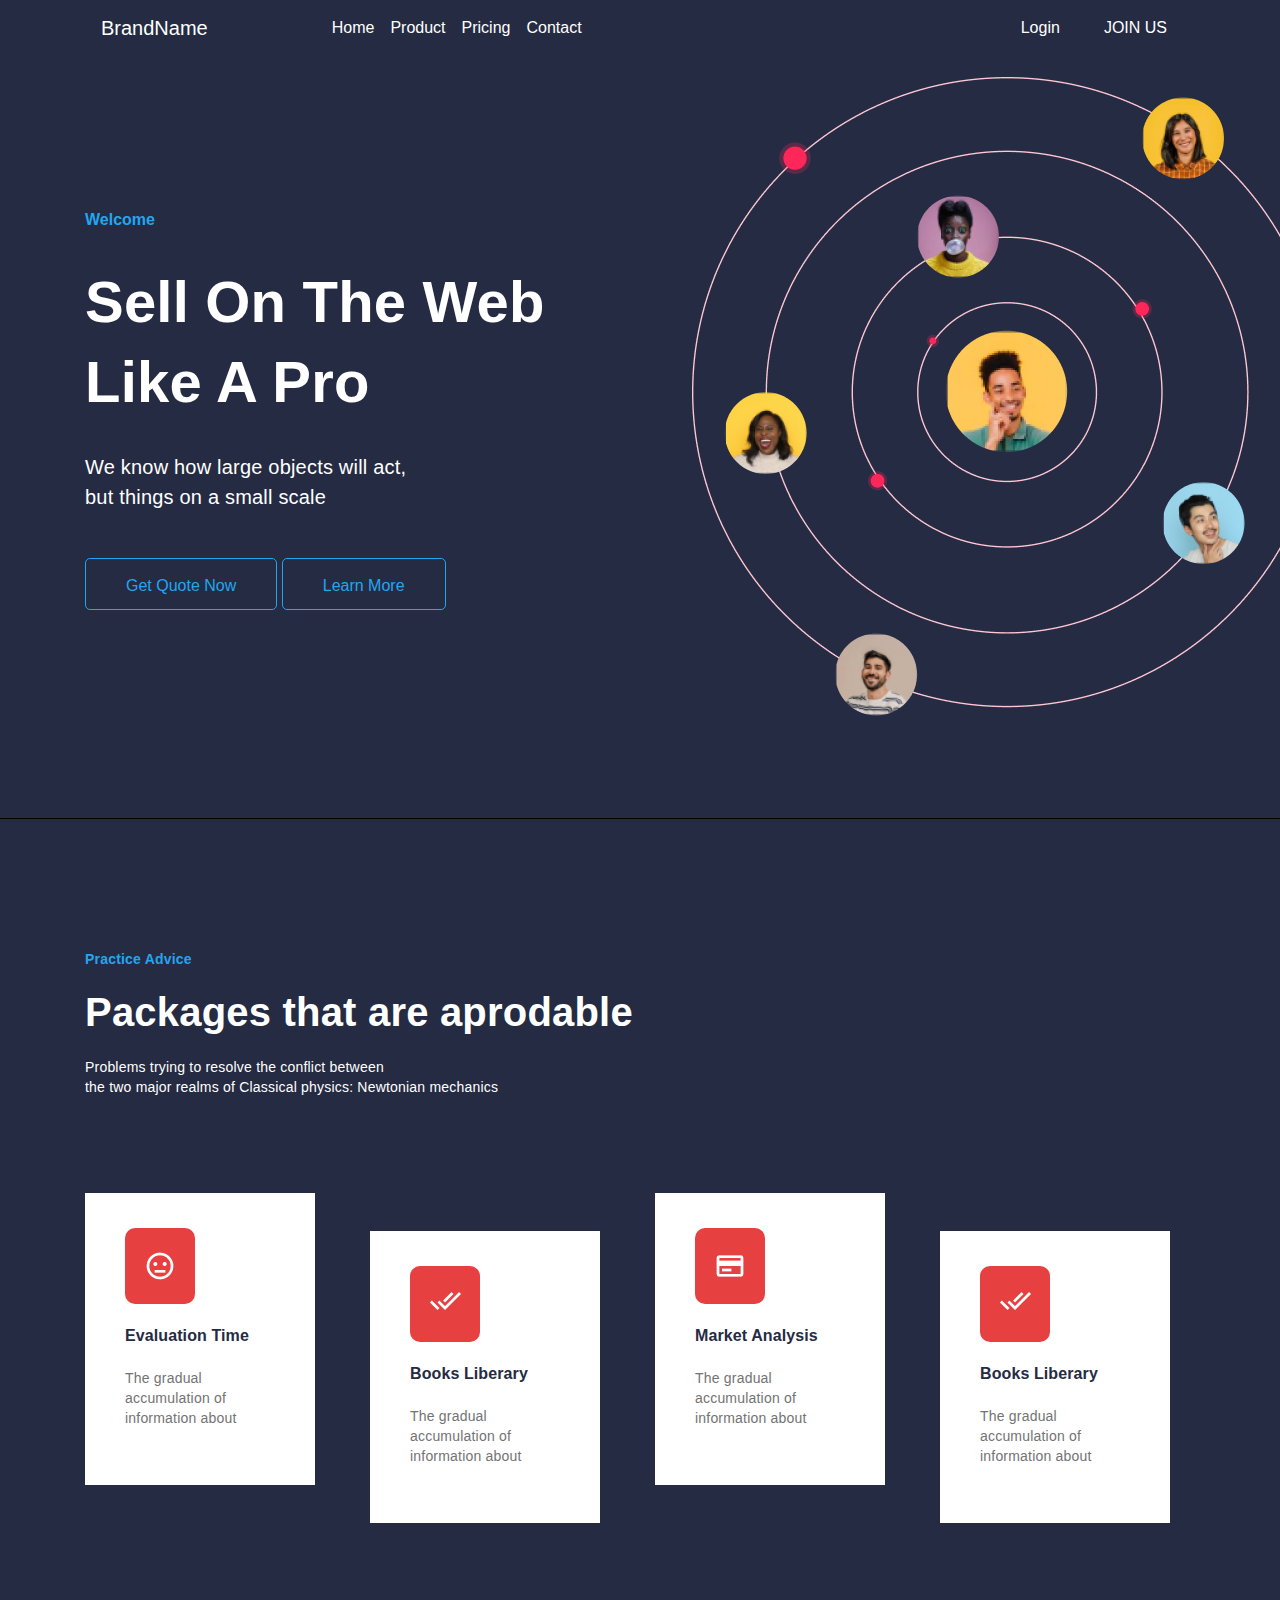
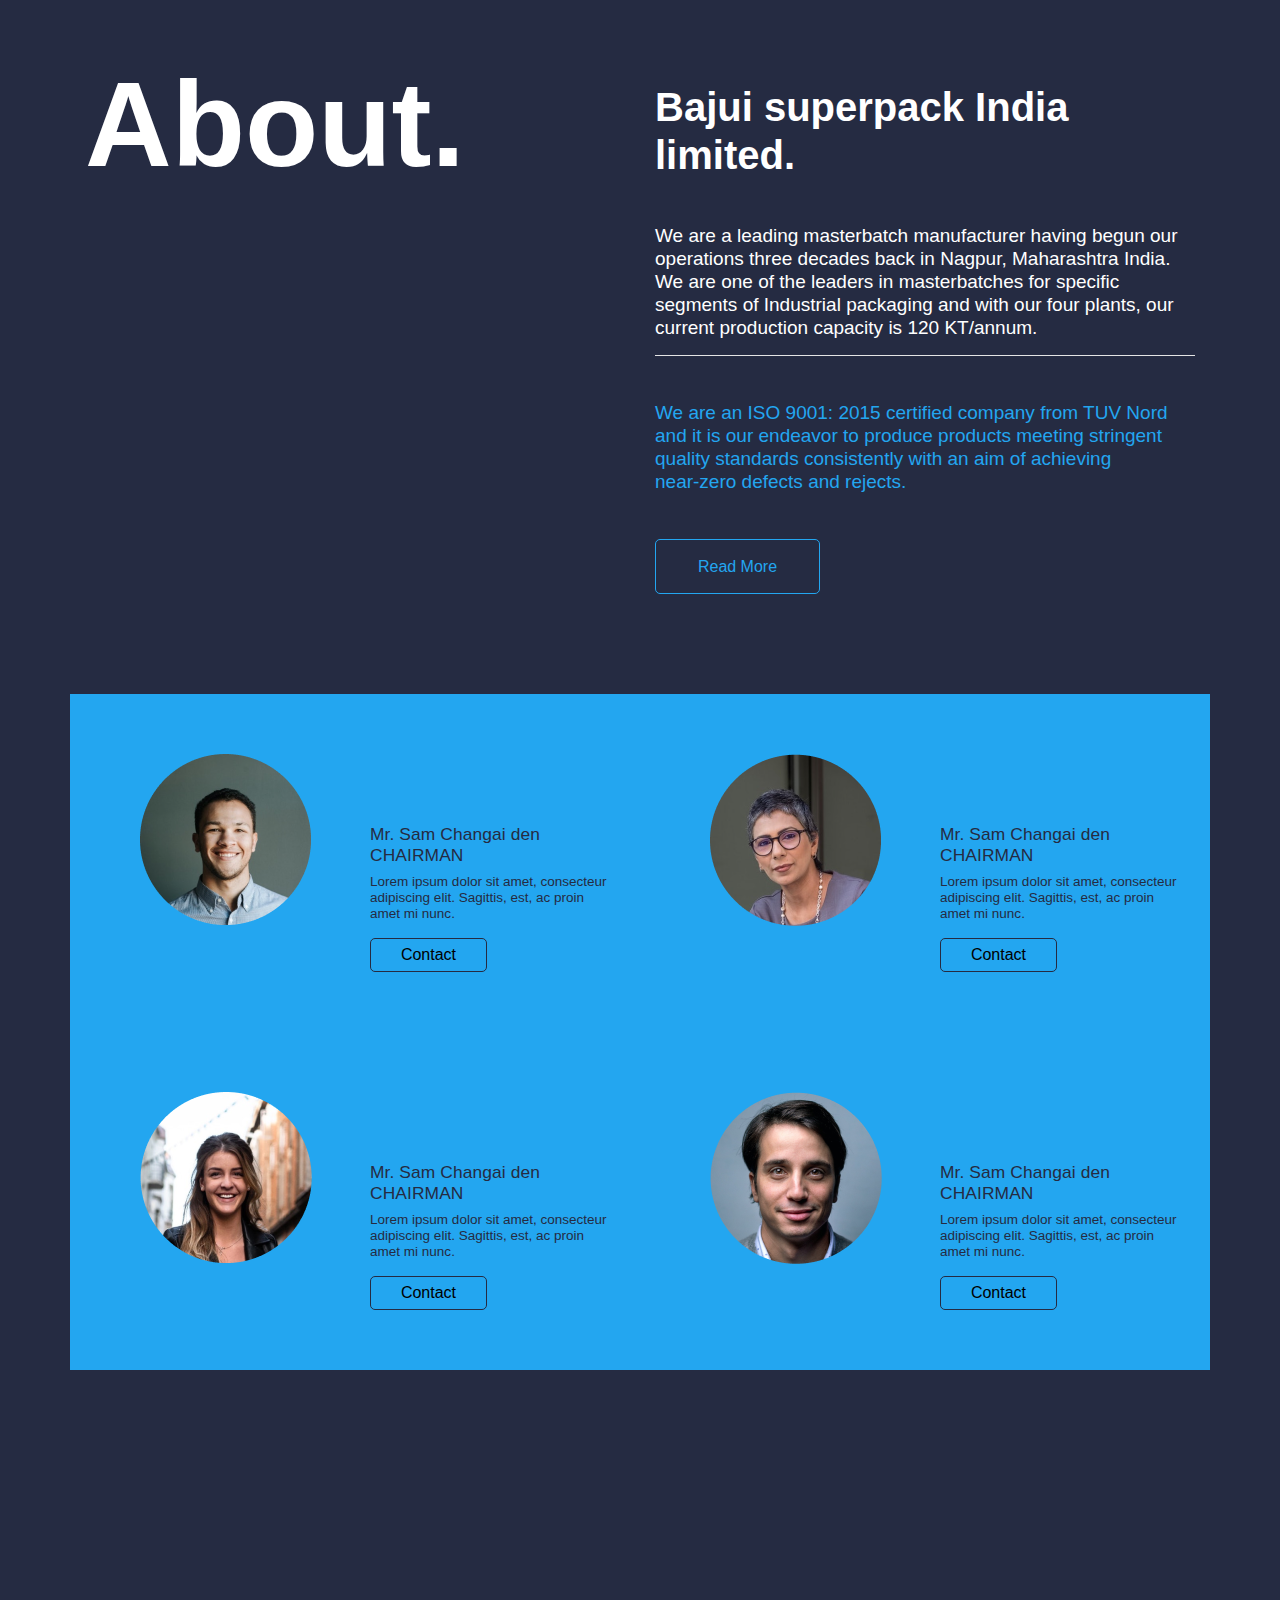
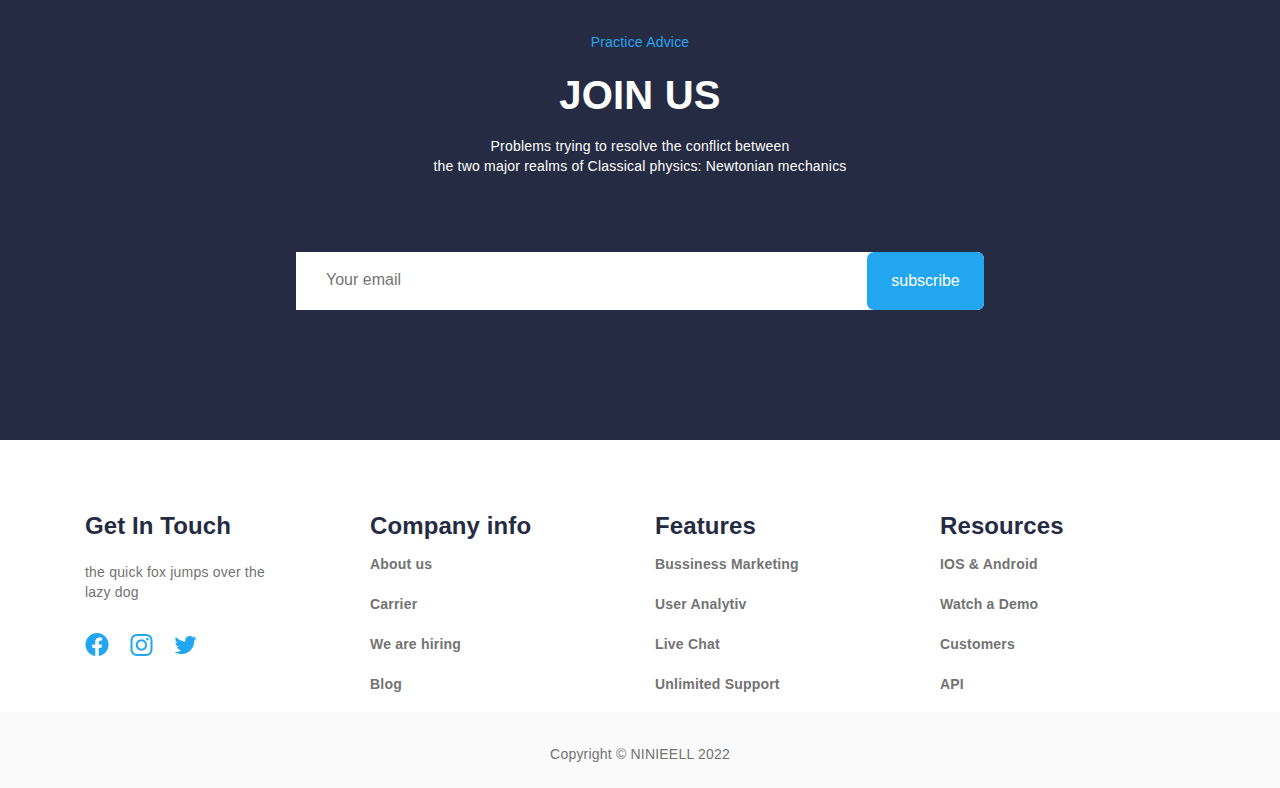
<file: index.html>
<!DOCTYPE html>
<html lang="en">
<head>
    <meta charset="UTF-8">
    <meta http-equiv="X-UA-Compatible" content="IE=edge">
    <meta name="viewport" content="width=device-width, initial-scale=1.0">
    <link rel="stylesheet" href="https://cdn.jsdelivr.net/npm/bootstrap@4.0.0/dist/css/bootstrap.min.css" integrity="sha384-Gn5384xqQ1aoWXA+058RXPxPg6fy4IWvTNh0E263XmFcJlSAwiGgFAW/dAiS6JXm" crossorigin="anonymous">
    <link rel="stylesheet" href="assets/css/style.css">
    <title>Brandname</title>
</head>
<body>
    <div class="container">
        <header>
            <nav class="navbar navbar-expand-lg navbar-light">
                <button class="navbar-toggler" type="button" data-toggle="collapse" data-target="#navbarTogglerDemo03" aria-controls="navbarTogglerDemo03" aria-expanded="false" aria-label="Toggle navigation">
                <span class="navbar-toggler-icon"></span>
                </button>
                <a class="navbar-brand logo" href="index.html">BrandName</a>
            
                <div class="collapse navbar-collapse" id="navbarTogglerDemo03">
                <ul class="navbar-nav mr-auto mt-2 mt-lg-0">
                    <li class="nav-item">
                    <a class="nav-link" href="index.html">Home <span class="sr-only">(current)</span></a>
                    </li>
                    <li class="nav-item">
                    <a class="nav-link" href="product.html">Product</a>
                    </li>
                    <li class="nav-item">
                    <a class="nav-link" href="#">Pricing</a>
                    </li>
                    <li class="nav-item">
                        <a class="nav-link" href="#">Contact</a>
                    </li>
                </ul>
                <form class="form-inline my-2 my-lg-0">
                    <button class="btn btn-outline-success my-2 my-sm-0 btn1" type="submit">Login</button>
                    <button class="btn btn-outline-success my-2 my-sm-0 btn1" type="submit">JOIN US</button>
                </form>
                </div>
            </nav>
        </header>
    </div>
    <div class="container">
        <div class="row">
            <div class="col-xl-6 col-sm-12">
                <p class="welcome">
                    Welcome
                </p>
                <h1>
                    Sell On The Web <br>
                    Like A Pro
                </h1>
                <p class="p-Home">
                    We know how large objects will act, <br> 
                    but things on a small scale
                </p>
                <div class="button-div">
                    <button class="btn2">Get Quote Now</button>
                    <button class="btn2">Learn More</button>
                </div>
            </div>
            <div class="col-xl-6 col-sm-12">
                <img src="assets/image/hero-cover-1.png" alt="image" class="hide">
            </div>
        </div>
    </div>
    <hr class="black">
    <div class="container">
        <div class="row">
            <div class="col">
                <p class="section-p">
                    Practice Advice
                </p>
                <h2>
                    Packages that are aprodable
                </h2>
                <p class="section-p2">
                    Problems trying to resolve the conflict between <br>
                    the two major realms of Classical physics: Newtonian mechanics
                </p>
            </div>
        </div>
        <div class="row">
            <div class="col-xl-3 col-sm-6 col-md-6 justify-center">
                <div class="card1">
                    <div class="red">
                        <img src="assets/image/icon cool-icon-13.png" alt="icon">
                    </div>
                    <p class="card-p">
                        Evaluation Time
                    </p>
                    <p class="card-p2">
                        The gradual  <br>
                        accumulation of <br>
                        information about <br>
                    </p>
                </div>
            </div>
            <div class="col-xl-3 col-sm-6 col-md-6  justify-center">
                <div class="card2">
                    <div class="red">
                        <img src="assets/image/coolicon.png" alt="icon">
                    </div>
                    <p class="card-p">
                        Books Liberary
                    </p>
                    <p class="card-p2">
                        The gradual  <br>
                        accumulation of <br>
                        information about <br>
                    </p>
                </div>
            </div>
            <div class="col-xl-3 col-sm-6 col-md-6  justify-center">
                <div class="card1">
                    <div class="red">
                        <img src="assets/image/icon cool-icon-15.png" alt="icon">
                    </div>
                    <p class="card-p">
                        Market Analysis
                    </p>
                    <p class="card-p2">
                        The gradual  <br>
                        accumulation of <br>
                        information about <br>
                    </p>
                </div>
            </div>
            <div class="col-xl-3 col-sm-6 col-md-6  justify-center">
                <div class="card2">
                    <div class="red">
                        <img src="assets/image/coolicon.png" alt="icon">
                    </div>
                    <p class="card-p">
                        Books Liberary
                    </p>
                    <p class="card-p2">
                        The gradual  <br>
                        accumulation of <br>
                        information about <br>
                    </p>
                </div>
            </div>
        </div>
    </div>
    <div class="container">
        <div class="row">
            <div class="col-xl-6 col-sm-12">
                <h4>
                    About.
                </h4>
            </div>
            <div class="col-xl-6 col-sm-12">
              <h5 class="about-h">
                Bajui superpack India <br>
                limited.
              </h5>
              <p class="about-p">
                We are a leading masterbatch manufacturer having begun our <br>
                operations three decades back in Nagpur, Maharashtra India. <br>
                We are one of the leaders in masterbatches for specific <br>
                segments of Industrial packaging and with our four plants, our <br>
                current production capacity is 120 KT/annum.
              </p>
              <hr class="white">
              <p class="about-pp">
                We are an ISO 9001: 2015 certified company from TUV Nord <br>
                and it is our endeavor to produce products meeting stringent <br>
                quality standards consistently with an aim of achieving <br>
                near-zero defects and rejects.
              </p>
              <button class="about-button">Read More</button>
            </div>
        </div>
    </div>
    <div class="container teacher">
        <div class="row">
            <div class="col-xl-6 col-sm-12 col-md-12 col-lg-6 displey-flex">
                <div class="col-xl-6 col-sm-6 col-md-6 col-lg-6 ">
                    <img src="assets/image/Ellipse.png" alt="image" class="teacher-image">
                </div>
                <div class="col-xl-6 col-sm-12 col-md-6 col-lg-6 teacher1">
                    <h6 class="teacher-h">
                        Mr. Sam Changai den <br>
                        CHAIRMAN
                    </h6>
                    <p class="teacher-p">
                        Lorem ipsum dolor sit amet, consecteur <br>
                        adipiscing elit. Sagittis, est, ac proin <br>
                        amet mi nunc.
                    </p>
                    <button class="teacher-button">
                        Contact
                    </button>
                </div>
            </div> 
            <div class="col-xl-6 col-sm-12 col-md-12 col-lg-6  displey-flex">
                <div class="col-xl-6 col-sm-6 col-md-6 col-lg-6  ">
                    <img src="assets/image/Ellipse-2.png" alt="image" class="teacher-image">
                </div>
                <div class="col-xl-6 col-sm-12 col-md-6 col-lg-6 teacher1">
                    <h6 class="teacher-h">
                        Mr. Sam Changai den <br>
                        CHAIRMAN
                    </h6>
                    <p class="teacher-p">
                        Lorem ipsum dolor sit amet, consecteur <br>
                        adipiscing elit. Sagittis, est, ac proin <br>
                        amet mi nunc.
                    </p>
                    <button class="teacher-button">
                        Contact
                    </button>
                </div>
            </div> 
            <div class="col-xl-6 col-sm-12 col-md-12 col-lg-6 displey-flex">
                <div class="col-xl-6 col-sm-6 col-md-6 col-lg-6 ">
                    <img src="assets/image/Ellipse 8.png" alt="image" class="teacher-image">
                </div>
                <div class="col-xl-6 col-sm-12 col-md-6 col-lg-6 teacher1">
                    <h6 class="teacher-h">
                        Mr. Sam Changai den <br>
                        CHAIRMAN
                    </h6>
                    <p class="teacher-p">
                        Lorem ipsum dolor sit amet, consecteur <br>
                        adipiscing elit. Sagittis, est, ac proin <br>
                        amet mi nunc.
                    </p>
                    <button class="teacher-button">
                        Contact
                    </button>
                </div>
            </div> 
            <div class="col-xl-6 col-sm-12 col-md-12 col-lg-6 displey-flex">
                <div class="col-xl-6 col-sm-6 col-md-6 col-lg-6 ">
                    <img src="assets/image/Ellipse 8-2.png" alt="image" class="teacher-image">
                </div>
                <div class="col-xl-6 col-sm-12 col-md-6 col-lg-6 teacher1">
                    <h6 class="teacher-h">
                        Mr. Sam Changai den <br>
                        CHAIRMAN
                    </h6>
                    <p class="teacher-p">
                        Lorem ipsum dolor sit amet, consecteur <br>
                        adipiscing elit. Sagittis, est, ac proin <br>
                        amet mi nunc.
                    </p>
                    <button class="teacher-button">
                        Contact
                    </button>
                </div>
            </div> 
        </div>
    </div>
    <div class="container">
        <div class="row">
            <div class="col-12">
                <p class="practice">
                    Practice Advice
                </p>
                <p class="join">
                    JOIN US
                </p>
                <p class="problems">
                    Problems trying to resolve the conflict between <br> 
                    the two major realms of Classical physics: Newtonian mechanics 
                </p>
            </div>
        </div>
        <div class="row">
            <div class="col-12 text-align">
                <div class="input-div">
                    <input type="email" name="" id="" placeholder="Your email" class="email">
                    <input type="submit" value="subscribe" class="submit">
                </div>
            </div>
        </div>
    </div>
    <footer>
        <div class="container">
            <div class="row footer-center">
                <div class="col-xl-3 col-lg-3 col-md-3 col-sm-6 col-12">
                    <h6>
                        Get In Touch
                    </h6>
                    <p class="footerp">
                        the quick fox jumps over the <br>
                        lazy dog
                    </p>
                    <div class="footer-image-style">
                        <img src="assets/image/social media.png" alt="social media" class="footer-image">  
                    </div>
                </div>
                <div class="col-xl-3 col-lg-3 col-md-3 col-sm-6 col-12">
                    <h6>
                        Company info
                    </h6>
                    <p class="footer-p">About us</p>
                    <p class="footer-p">Carrier</p>
                    <p class="footer-p">We are hiring</p>
                    <p class="footer-p">Blog</p>
                </div>
                <div class="col-xl-3 col-lg-3 col-md-3 col-sm-6 col-12">
                    <h6>
                        Features
                    </h6>
                    <p class="footer-p">Bussiness Marketing</p>
                    <p class="footer-p">User Analytiv</p>
                    <p class="footer-p">Live Chat</p>
                    <p class="footer-p">Unlimited Support</p>
                </div>
                <div class="col-xl-3 col-lg-3 col-md-3 col-sm-6 col-12">
                    <h6>
                        Resources
                    </h6>
                    <p class="footer-p">IOS & Android</p>
                    <p class="footer-p">Watch a Demo</p>
                    <p class="footer-p">Customers</p>
                    <p class="footer-p">API</p>
                </div>
            </div>
        </div>
    </footer>
    <div class="container-fluid copyright">
        <p>Copyright &copy; NINIEELL 2022</p>
    </div>
</body>
</html>
</file>
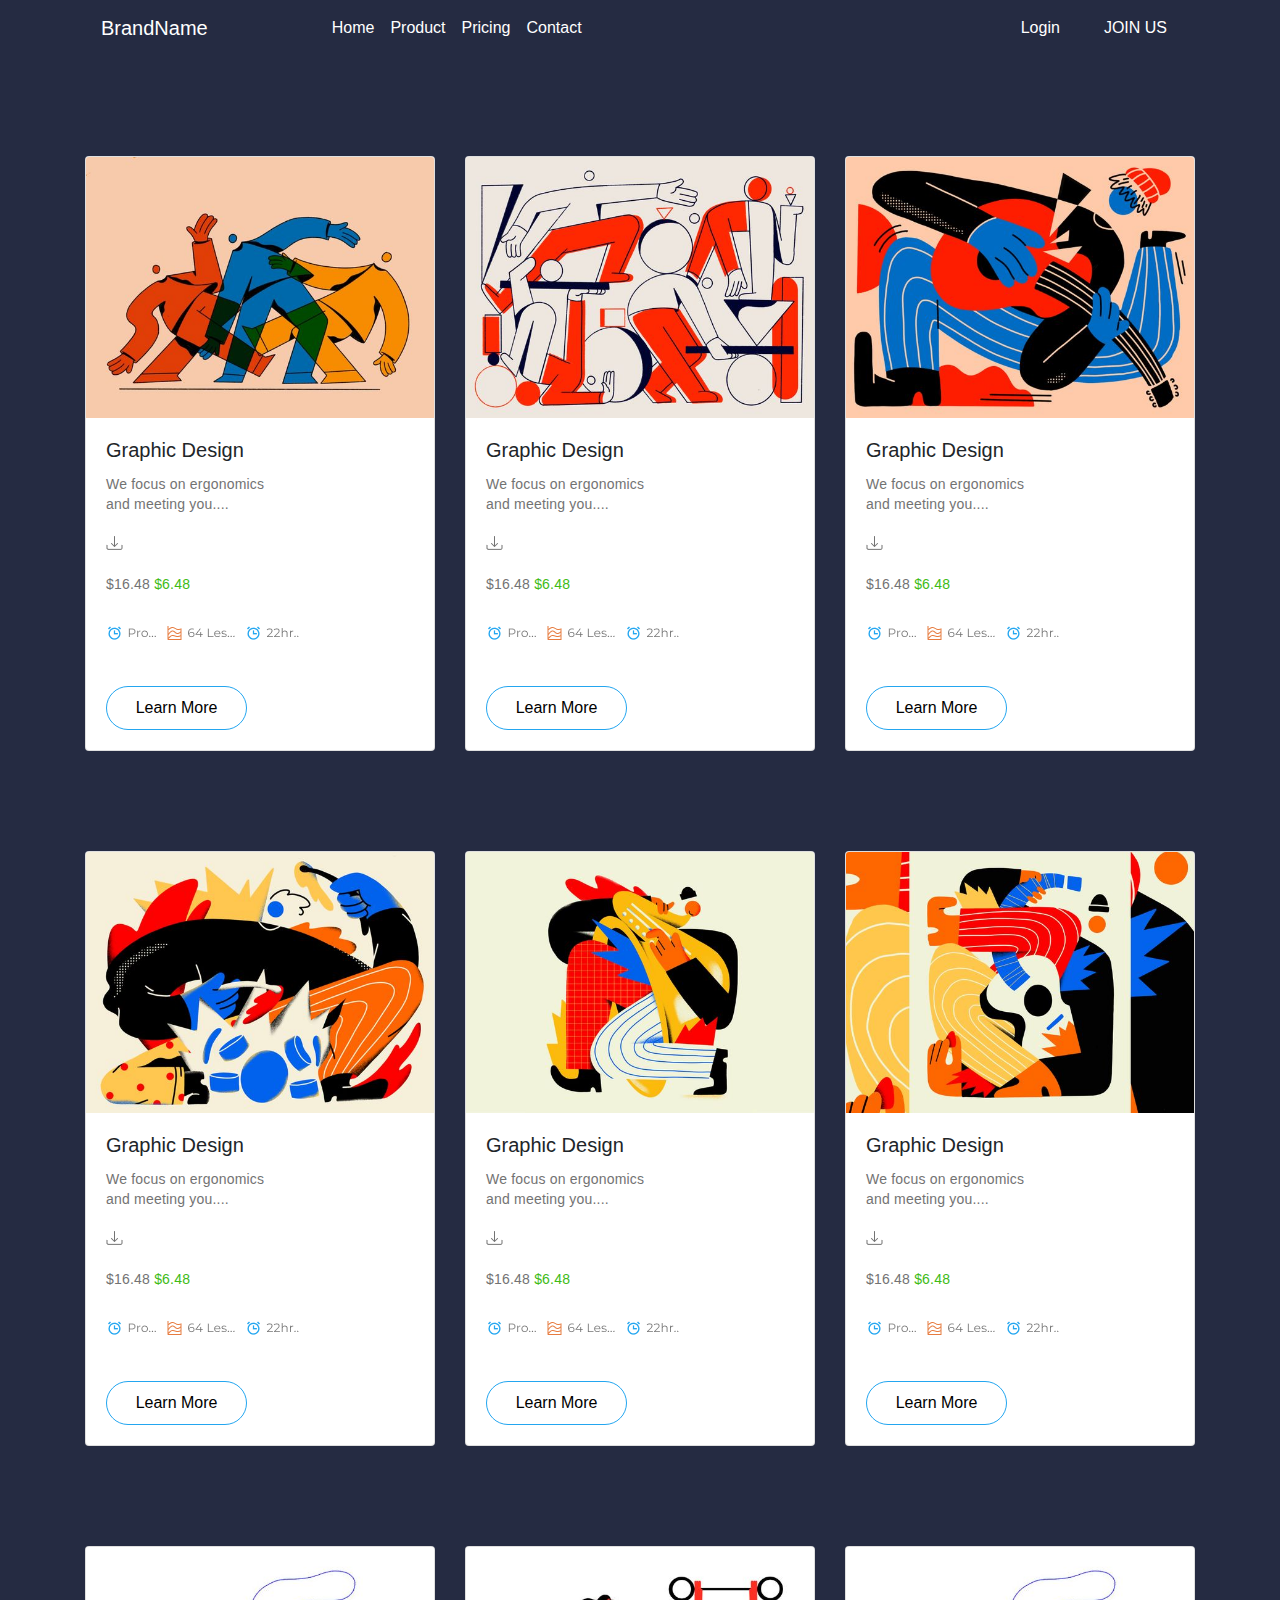
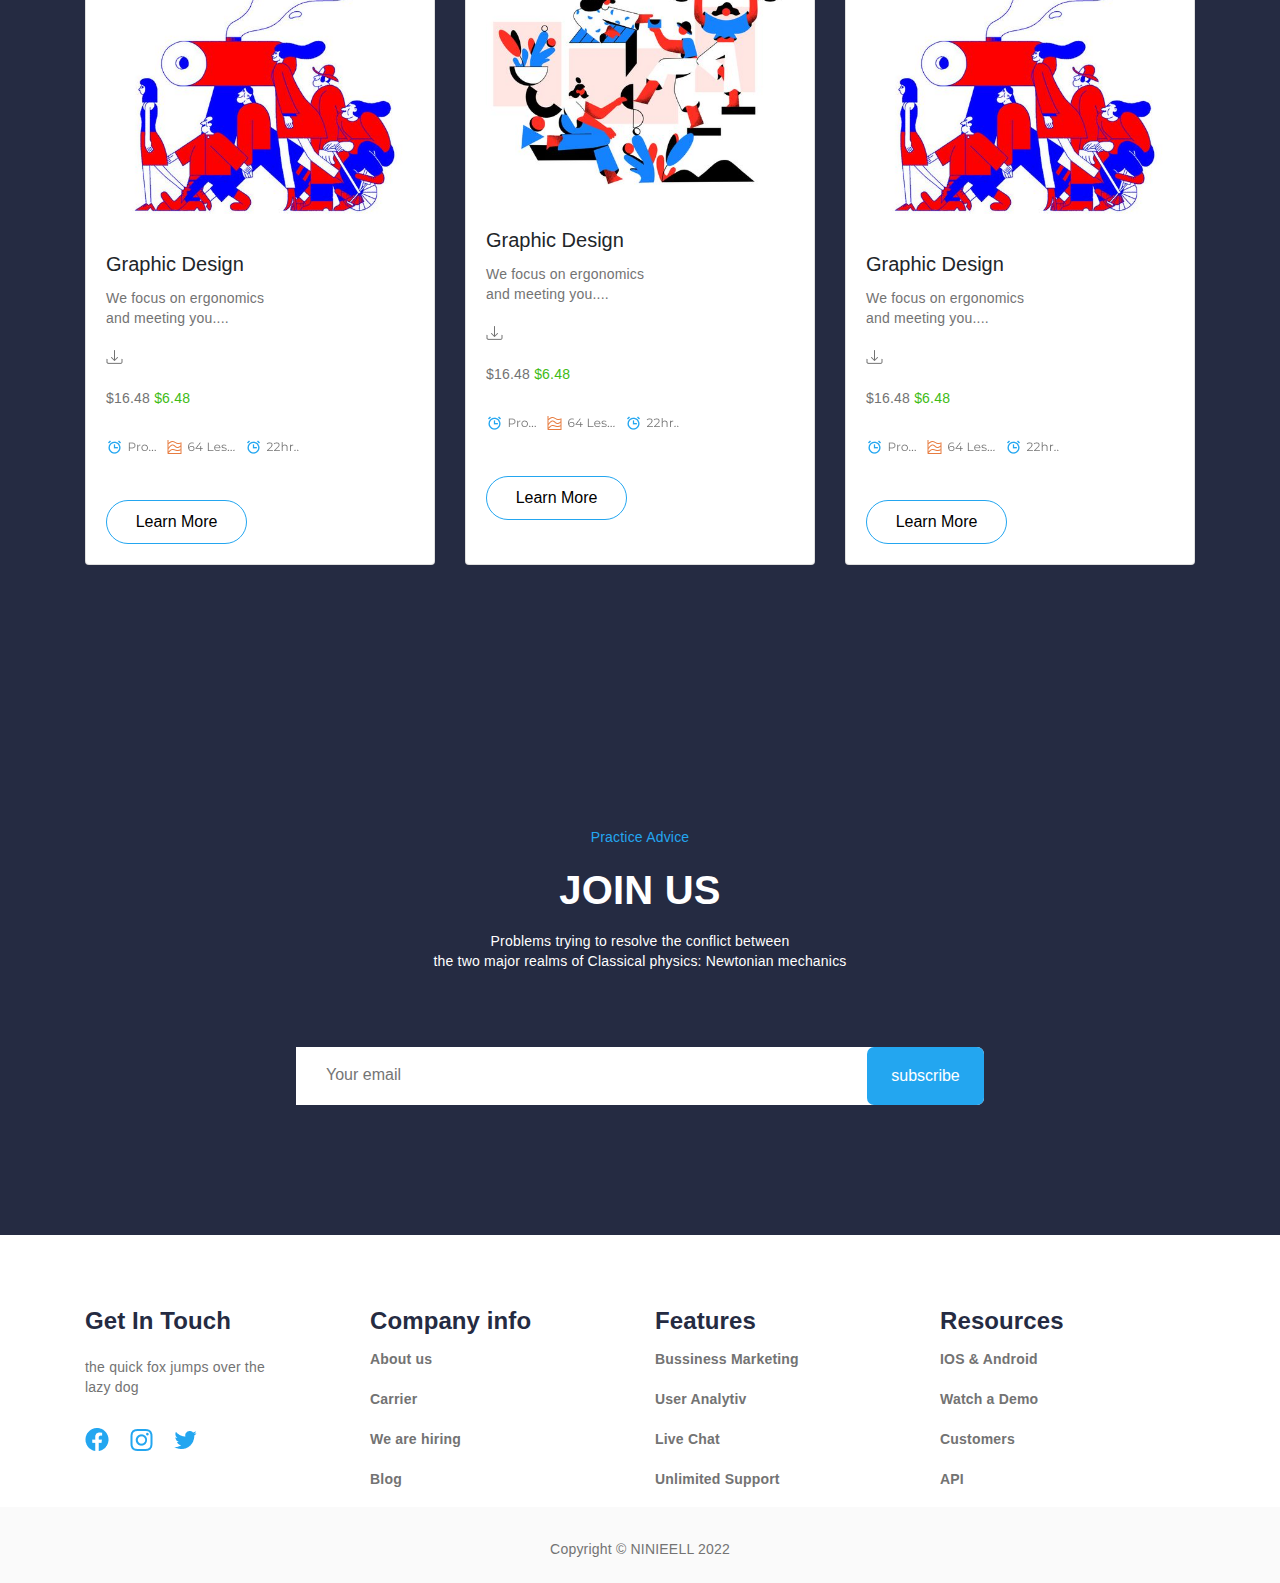
<file: product.html>
<!DOCTYPE html>
<html lang="en">
<head>
    <meta charset="UTF-8">
    <meta http-equiv="X-UA-Compatible" content="IE=edge">
    <meta name="viewport" content="width=device-width, initial-scale=1.0">
    <link rel="stylesheet" href="https://cdn.jsdelivr.net/npm/bootstrap@4.0.0/dist/css/bootstrap.min.css" integrity="sha384-Gn5384xqQ1aoWXA+058RXPxPg6fy4IWvTNh0E263XmFcJlSAwiGgFAW/dAiS6JXm" crossorigin="anonymous">
    <link rel="stylesheet" href="assets/css/product.css">
    <link rel="stylesheet" href="assets/css/style.css">
    <title>Brandname</title>
</head>
<body>
    <div class="container">
        <header>
            <nav class="navbar navbar-expand-lg navbar-light">
                <button class="navbar-toggler" type="button" data-toggle="collapse" data-target="#navbarTogglerDemo03" aria-controls="navbarTogglerDemo03" aria-expanded="false" aria-label="Toggle navigation">
                <span class="navbar-toggler-icon"></span>
                </button>
                <a class="navbar-brand logo" href="index.html">BrandName</a>
            
                <div class="collapse navbar-collapse" id="navbarTogglerDemo03">
                <ul class="navbar-nav mr-auto mt-2 mt-lg-0">
                    <li class="nav-item">
                    <a class="nav-link" href="index.html">Home <span class="sr-only">(current)</span></a>
                    </li>
                    <li class="nav-item">
                    <a class="nav-link" href="product.html">Product</a>
                    </li>
                    <li class="nav-item">
                    <a class="nav-link" href="#">Pricing</a>
                    </li>
                    <li class="nav-item">
                        <a class="nav-link" href="#">Contact</a>
                    </li>
                </ul>
                <form class="form-inline my-2 my-lg-0">
                    <button class="btn btn-outline-success my-2 my-sm-0 btn1" type="submit">Login</button>
                    <button class="btn btn-outline-success my-2 my-sm-0 btn1" type="submit">JOIN US</button>
                </form>
                </div>
            </nav>
        </header>
    </div>
    <div class="container">
        <div class="card-deck">
            <div class="card">
              <img class="card-img-top" src="assets/image/product1.jpg" alt="Card image">
              <div class="card-body">
                <h5 class="card-title">Graphic Design</h5>
                <p class="card-text">
                    We focus on ergonomics <br>
                    and meeting you....
                </p>
                <img src="assets/image/Frame.png" alt="">
                <p class="green">$16.48 <span class="green-span">$6.48</span></p>
                <img src="assets/image/Frame 1.png" alt="Frame">
                <button class="btn-learn">Learn More</button>
              </div>
            </div>
            <div class="card">
              <img class="card-img-top" src="assets/image/product2.jpg" alt="Card image">
              <div class="card-body">
                <h5 class="card-title">Graphic Design</h5>
                <p class="card-text">
                    We focus on ergonomics <br>
                    and meeting you....
                </p>
                <img src="assets/image/Frame.png" alt="">
                <p class="green">$16.48 <span class="green-span">$6.48</span></p>
                <img src="assets/image/Frame 1.png" alt="Frame">
                <button class="btn-learn">Learn More</button>
              </div>
            </div>
            <div class="card">
              <img class="card-img-top" src="assets/image/product4.jpg" alt="Card image">
              <div class="card-body">
                <h5 class="card-title">Graphic Design</h5>
                <p class="card-text">
                    We focus on ergonomics <br>
                    and meeting you....
                </p>
                <img src="assets/image/Frame.png" alt="">
                <p class="green">$16.48 <span class="green-span">$6.48</span></p>
                <img src="assets/image/Frame 1.png" alt="Frame">
                <button class="btn-learn">Learn More</button>
              </div>
            </div>
        </div>
        <div class="card-deck">
            <div class="card">
              <img class="card-img-top" src="assets/image/product6.jpg" alt="Card image">
              <div class="card-body">
                <h5 class="card-title">Graphic Design</h5>
                <p class="card-text">
                    We focus on ergonomics <br>
                    and meeting you....
                </p>
                <img src="assets/image/Frame.png" alt="">
                <p class="green">$16.48 <span class="green-span">$6.48</span></p>
                <img src="assets/image/Frame 1.png" alt="Frame">
                <button class="btn-learn">Learn More</button>
              </div>
            </div>
            <div class="card">
              <img class="card-img-top" src="assets/image/product5.jpg" alt="Card image">
              <div class="card-body">
                <h5 class="card-title">Graphic Design</h5>
                <p class="card-text">
                    We focus on ergonomics <br>
                    and meeting you....
                </p>
                <img src="assets/image/Frame.png" alt="">
                <p class="green">$16.48 <span class="green-span">$6.48</span></p>
                <img src="assets/image/Frame 1.png" alt="Frame">
                <button class="btn-learn">Learn More</button>
              </div>
            </div>
            <div class="card">
              <img class="card-img-top" src="assets/image/product7.jpg" alt="Card image">
              <div class="card-body">
                <h5 class="card-title">Graphic Design</h5>
                <p class="card-text">
                    We focus on ergonomics <br>
                    and meeting you....
                </p>
                <img src="assets/image/Frame.png" alt="">
                <p class="green">$16.48 <span class="green-span">$6.48</span></p>
                <img src="assets/image/Frame 1.png" alt="Frame">
                <button class="btn-learn">Learn More</button>
              </div>
            </div>
        </div>
        <div class="card-deck">
            <div class="card">
              <img class="card-img-top" src="assets/image/3.jpg" alt="Card image">
              <div class="card-body">
                <h5 class="card-title">Graphic Design</h5>
                <p class="card-text">
                    We focus on ergonomics <br>
                    and meeting you....
                </p>
                <img src="assets/image/Frame.png" alt="">
                <p class="green">$16.48 <span class="green-span">$6.48</span></p>
                <img src="assets/image/Frame 1.png" alt="Frame">
                <button class="btn-learn">Learn More</button>
              </div>
            </div>
            <div class="card">
              <img class="card-img-top" src="assets/image/2.jpg" alt="Card image">
              <div class="card-body">
                <h5 class="card-title">Graphic Design</h5>
                <p class="card-text">
                    We focus on ergonomics <br>
                    and meeting you....
                </p>
                <img src="assets/image/Frame.png" alt="">
                <p class="green">$16.48 <span class="green-span">$6.48</span></p>
                <img src="assets/image/Frame 1.png" alt="Frame">
                <button class="btn-learn">Learn More</button>
              </div>
            </div>
            <div class="card">
              <img class="card-img-top" src="assets/image/3.jpg" alt="Card image">
              <div class="card-body">
                <h5 class="card-title">Graphic Design</h5>
                <p class="card-text">
                    We focus on ergonomics <br>
                    and meeting you....
                </p>
                <img src="assets/image/Frame.png" alt="">
                <p class="green">$16.48 <span class="green-span">$6.48</span></p>
                <img src="assets/image/Frame 1.png" alt="Frame">
                <button class="btn-learn">Learn More</button>
              </div>
            </div>
        </div>
    </div>
    <div class="container">
        <div class="row">
            <div class="col-12">
                <p class="practice">
                    Practice Advice
                </p>
                <p class="join">
                    JOIN US
                </p>
                <p class="problems">
                    Problems trying to resolve the conflict between <br> 
                    the two major realms of Classical physics: Newtonian mechanics 
                </p>
            </div>
        </div>
        <div class="row">
            <div class="col-12 text-align">
                <div class="input-div">
                    <input type="email" name="" id="" placeholder="Your email" class="email">
                    <input type="submit" value="subscribe" class="submit">
                </div>
            </div>
        </div>
    </div>
    <footer>
        <div class="container">
            <div class="row footer-center">
                <div class="col-xl-3 col-lg-3 col-md-3 col-sm-6 col-12">
                    <h6>
                        Get In Touch
                    </h6>
                    <p class="footerp">
                        the quick fox jumps over the <br>
                        lazy dog
                    </p>
                    <div class="footer-image-style">
                        <img src="assets/image/social media.png" alt="social media" class="footer-image">  
                    </div>
                </div>
                <div class="col-xl-3 col-lg-3 col-md-3 col-sm-6 col-12">
                    <h6>
                        Company info
                    </h6>
                    <p class="footer-p">About us</p>
                    <p class="footer-p">Carrier</p>
                    <p class="footer-p">We are hiring</p>
                    <p class="footer-p">Blog</p>
                </div>
                <div class="col-xl-3 col-lg-3 col-md-3 col-sm-6 col-12">
                    <h6>
                        Features
                    </h6>
                    <p class="footer-p">Bussiness Marketing</p>
                    <p class="footer-p">User Analytiv</p>
                    <p class="footer-p">Live Chat</p>
                    <p class="footer-p">Unlimited Support</p>
                </div>
                <div class="col-xl-3 col-lg-3 col-md-3 col-sm-6 col-12">
                    <h6>
                        Resources
                    </h6>
                    <p class="footer-p">IOS & Android</p>
                    <p class="footer-p">Watch a Demo</p>
                    <p class="footer-p">Customers</p>
                    <p class="footer-p">API</p>
                </div>
            </div>
        </div>
    </footer>
    <div class="container-fluid copyright">
        <p>Copyright &copy; NINIEELL 2022</p>
    </div>
</body>
</html>
</file>
<file: assets/css/style.css>
body{
    background: #252B42;
}
.logo{
    color: white !important;
}
.logo:hover{
    color: #23A6F0 !important;
}
.nav-link{
    color: white !important;
}
.nav-link:hover{
    color: #23A6F0 !important;
}
#navbarTogglerDemo03{
    padding-left: 100px;
}
.btn1{
    border: none;
    color: white;
    border-radius: 5px;
    margin-left: 20px;
}
.btn1:hover{
    background: #23A6F0;
    border-color: #23A6F0;
}
.btn1:focus{
    background: #23A6F0 !important;
    border-color: #23A6F0 !important;
}
.welcome{
    margin-top: 152px;
    color: #23A6F0;
    font-weight: 700;
    font-size: 16px;
    line-height: 24px;
}
h1{
    color: white;
    margin-top: 30px;
    font-weight: 700;
    font-size: 58px;
    line-height: 80px;
    letter-spacing: 0.2px;
}
h1:hover{
    color: #23A6F0;
}
.p-Home{
    color: white;
    margin-top: 30px;
    font-style: normal;
    font-weight: 400;
    font-size: 20px;
    line-height: 30px;
    letter-spacing: 0.2px;
}
.btn2{
    box-sizing: border-box;
    align-items: center;
    padding: 15px 40px;
    gap: 10px;
    height: 52px;
    border: 1px solid #23A6F0;
    border-radius: 5px;
    margin-top: 30px;
    background-color: #252B42;
    color: #23A6F0;
}
.btn2:hover{
    background-color: #23A6F0;
    color: white;
}.black{
    background-color: black;
    margin-top: 80px;
}
.section-p{
    color: #23A6F0;
    font-weight: 700;
    font-size: 14px;
    line-height: 24px;
    letter-spacing: 0.2px;
    margin-top: 112px;
}
h2{
    color: white;
    font-style: normal;
    font-weight: 700;
    font-size: 40px;
    line-height: 50px;
    letter-spacing: 0.2px;
    margin-top: 10px;
}
h2:hover{
    color: #23A6F0;
}
.section-p2{
    font-weight: 400;
    font-size: 14px;
    line-height: 20px;
    letter-spacing: 0.2px;
    color: white;
    margin-top: 20px;
}
.card1{
    margin-top: 80px;
    background-color: white;
    width: 230px;
    height: 292px;
    padding: 35px 40px;
    gap: 20px;
}
.card2{
    background-color: white;
    width: 230px;
    height: 292px;
    padding: 35px 40px;
    gap: 20px;
    margin-top: 118px;
}
.card2:hover{
    background-color:#23A6F0;
}
.card1:hover{
    background-color: #23A6F0;
}
.red{
    width: 70px;
    height: 76px;
    background: #E74040;
    border-radius: 10px;
    padding: 22px 19px;
    gap: 10px;
}
.card-p{
    font-weight: 700;
    font-size: 16px;
    line-height: 24px;
    letter-spacing: 0.1px;
    color: #252B42;
    margin-top: 20px;
}
.card-p2{
    font-weight: 400;
    font-size: 14px;
    line-height: 20px;
    letter-spacing: 0.2px;
    color: #737373;
    margin-top: 20px;
}
.banner-color{
    background-color: #23A6F0;
    height: 200px;
    margin-top: 80px;
}
.banner-text{
    font-weight: 600;
    font-size: 50px;
    line-height: 45px;
    letter-spacing: 0.3px;
    color: #FFFFFF;
}
.banner-sm-text{
    font-style: normal;
    font-weight: 400;
    font-size: 13px;
    line-height: 14px;
    letter-spacing: 0.4px;
    color: #FFFFFF;
    opacity: 0.8;
}
.banner-row{
    padding-top: 70px;
    padding-left: 130px;
}
.courses{
    margin-top: 150px;
}
.red-line{
    width: 94px;
    height: 7px;
    background: #E74040;
}
.course-section{
    margin-top: 120px;
    padding-left: 100px;
}
.course-header{
    font-weight: 700;
    font-size: 40px;
    line-height: 50px;
    letter-spacing: 0.2px;
    color: #FFFFFF;
    margin-top: 35px;
}
.course-p{
    font-weight: 400;
    font-size: 14px;
    line-height: 20px;
    letter-spacing: 0.2px;
    color: #FFFFFF;
    margin-top: 35px;
}
.link{
    margin-top: 35px;
}
H4{
    font-style: normal;
    font-weight: 700;
    font-size: 120px;
    line-height: 143px;
    color: white;
    margin-top: 130px;
}
h4:hover{
    color: #23A6F0;
}
.about-h{
    font-style: normal;
    font-weight: 700;
    font-size: 40px;
    line-height: 48px;
    color: white;
    margin-top: 160px;
}
.about-h:hover{
    color: #23A6F0;
}
.white{
    background-color: white;
}
.about-p{
    font-style: normal;
    font-weight: 400;
    font-size: 19px;
    line-height: 23px;
    color: white;
    margin-top: 45px;
}
.about-pp{
    font-style: normal;
    font-weight: 400;
    font-size: 19px;
    line-height: 23px;
    color: #23A6F0;
    margin-top: 45px;
}
.about-button{
    width: 165px;
    height: 55px;
    background:#252B42; ;
    border: 1px solid #23A6F0;
    color: #23A6F0;
    margin-top: 30px;
    border-radius: 5px;
}
.about-button:hover{
    background-color: #23A6F0;
    color: white;

}
.displey-flex{
    display: flex;
    flex-direction: row;
    margin-top: 60px;
    margin-bottom: 60px;
    box-sizing: border-box;
}
.teacher-p{
    font-style: normal;
    font-weight: 400;
    font-size: 13.5303px;
    line-height: 16px;
    color: #252B42;
}
.teacher{
    background-color: #23A6F0;
    margin-top: 100px;
}
.teacher-image{
    margin-left: 40px;
}
.teacher1{
    margin-right: 30px;
}
.teacher-h{
    font-style: normal;
    font-weight: 500;
    font-size: 17.3961px;
    line-height: 21px;
    color: #252B42;
}
.teacher-button{
    width: 116.94px;
    height: 33.83px;
    background-color: #23A6F0;
    border: 1px solid #252B42;
    border-radius: 5px;
}
.teacher-button:hover{
    background-color: #252B42;
    border:#23A6F0; 
    color: #23A6F0;
}
@media only screen and (max-width: 575px) {
    .justify-center{
        display: flex;
        justify-content: center;
    }
}
.practice{
    font-size: 14px;
    line-height: 24px;
    text-align: center;
    letter-spacing: 0.2px;
    color: #23A6F0;
    margin-top: 260px;
}
.join{
    font-weight: 700;
    font-size: 40px;
    line-height: 50px;
    text-align: center;
    letter-spacing: 0.2px;
    color: #FFFFFF;
}
.problems{
    font-weight: 400;
    font-size: 14px;
    line-height: 20px;
    text-align: center;
    letter-spacing: 0.2px;
    color: #FFFFFF;
}
.input-div{
    max-width: 688px;
    height: 58px;
    width: 100%;
    background-color: white;
    box-sizing: border-box;
    display: flex;
    justify-content: space-between;
    border-radius: 7px;
}
.text-align{
    display: flex;
    justify-content: center;
    margin-top: 60px;
}
.email{
    border: none;
    padding-left: 30px;
    padding-bottom: 3px;
}
.submit{
    border: none;
    background-color: #23A6F0;
    color: white;
    min-height: 58px;
    margin-top: 0px;
    width: 117px;
    align-items: flex-end;
    border-radius: 7px;
}
@media only screen and (max-width: 770px) {
    .hide{
        display: none;
    }
}
@media only screen and (max-width: 445px) {
    .displey-flex{
        display: flex;
        flex-direction: column;
    }
}
@media only screen and (max-width: 445px) {
    .teacher-h{
       margin-top: 50px;
    }
}
@media only screen and (max-width: 445px) {
    .teacher-image{
       margin-left: 0px;
    }
}
footer{
    background-color: white;
    margin-top: 130px;
}
h6{
    font-weight: 700;
    font-size: 24px;
    line-height: 32px;
    letter-spacing: 0.1px;
    color: #252B42;
    margin-top: 70px;
}
.footerp{
    font-weight: 400;
    font-size: 14px;
    line-height: 20px;
    letter-spacing: 0.2px;
    color: #737373;
    margin-top: 20px;
}
.footer-image{
    margin-top: 15px;
}
.footer-p{
    font-style: normal;
    font-weight: 700;
    font-size: 14px;
    line-height: 24px;
    letter-spacing: 0.2px;
    color: #737373;
    margin-top: 10px;
}
@media only screen and (max-width: 576px) {
    h6{
      text-align: center;
    }
}
@media only screen and (max-width: 576px) {
    .footer-p, .footerp{
      text-align: center;
    }
}
@media only screen and (max-width: 576px) {
    .footer-image-style{
        display: flex;
        justify-content: center;
    }
}
.copyright{
    background: #FAFAFA;
    height: 76px;
}
.copyright p {
    font-size: 14px;
    line-height: 24px;
    letter-spacing: 0.2px;
    color: #737373;
    text-align: center;
    padding-top: 30px;
}
footer{
    margin-bottom: 0px;
}
</file>
<file: assets/css/product.css>
.card-deck{
    margin-top: 100px;
}
.displey{
    display: flex;
}
.card-body p{
    font-weight: 400;
    font-size: 14px;
    line-height: 20px;
    letter-spacing: 0.2px;
    color: #737373;
}
.green{
    margin-top: 20px;
}
.green-span{
    color: #40BB15;
}
.btn-learn{
    width: 141.14px;
    height: 44px;
    border: 1px solid #23A6F0;
    border-radius: 37px;
    background-color: white;
    margin-top: 30px;
}
.btn-learn:hover{
    background-color: #23A6F0;
    border: white;
    color: white;
}
</file>
